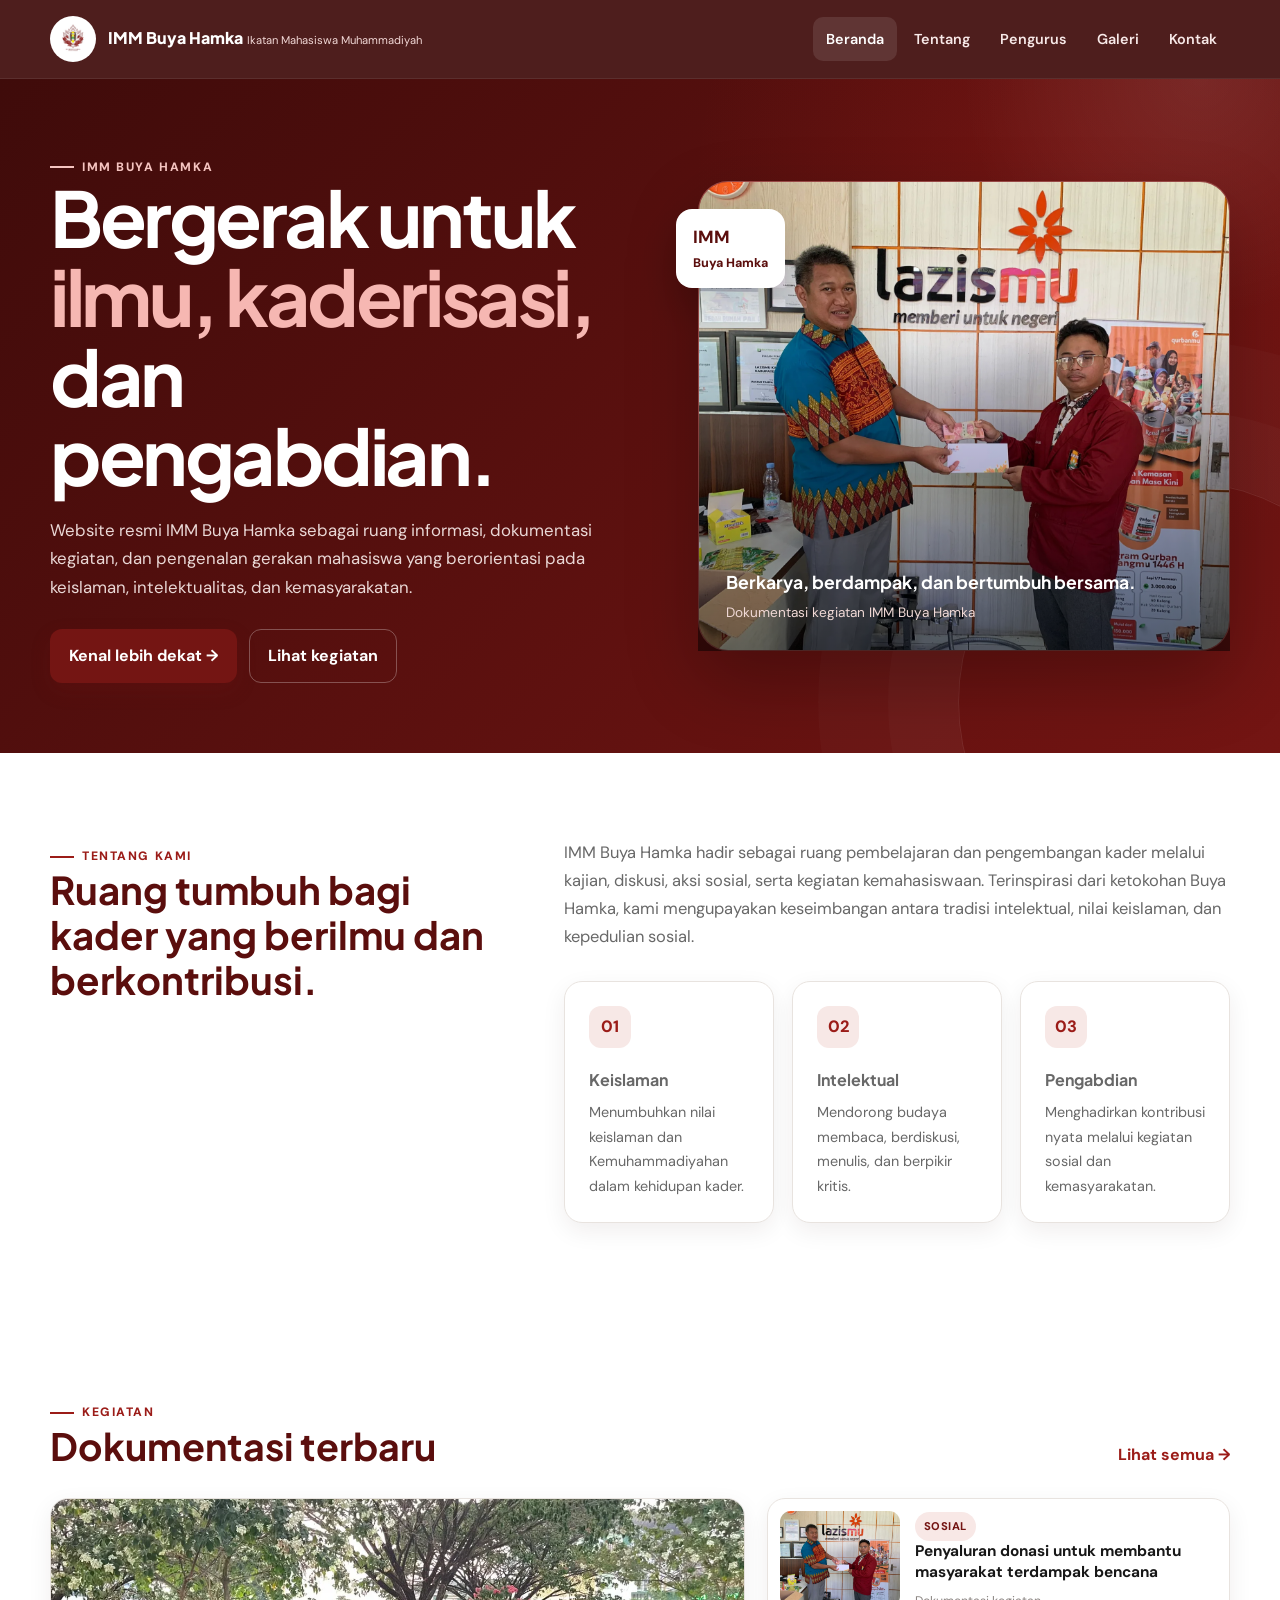
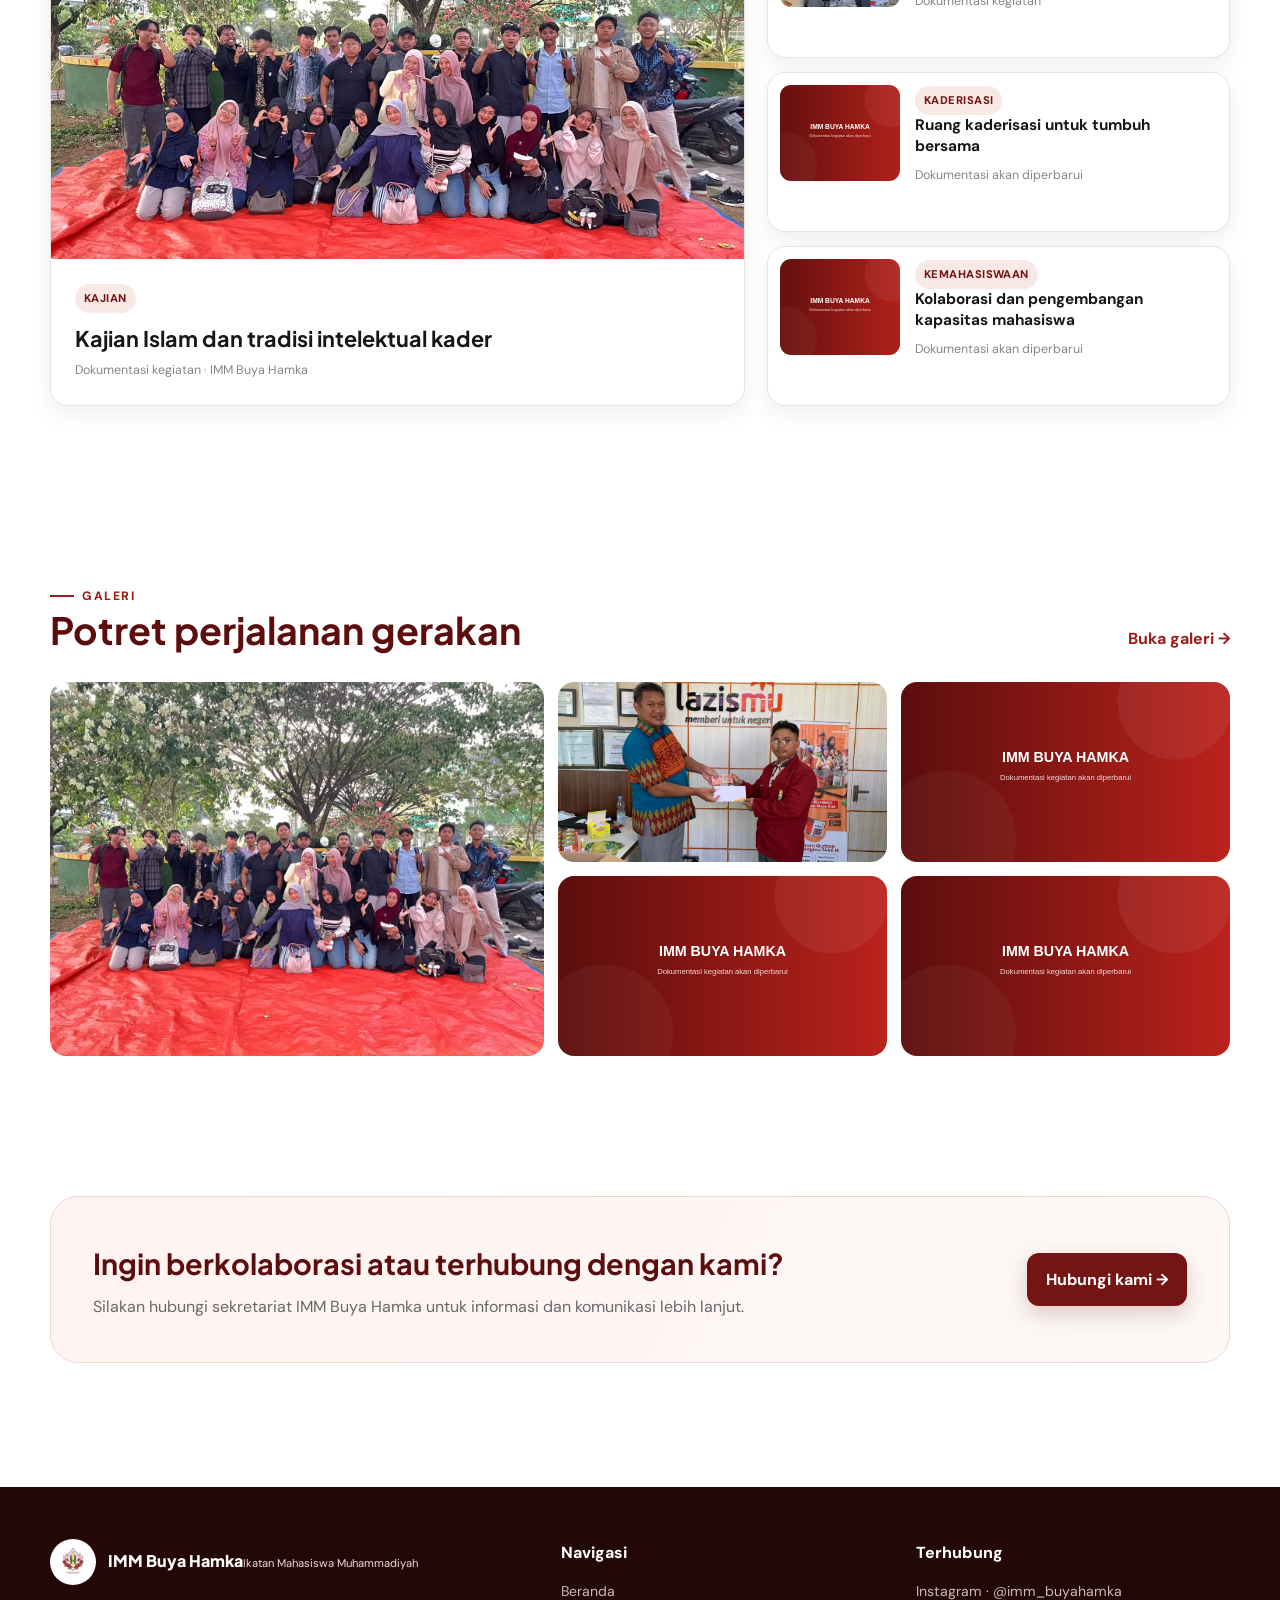
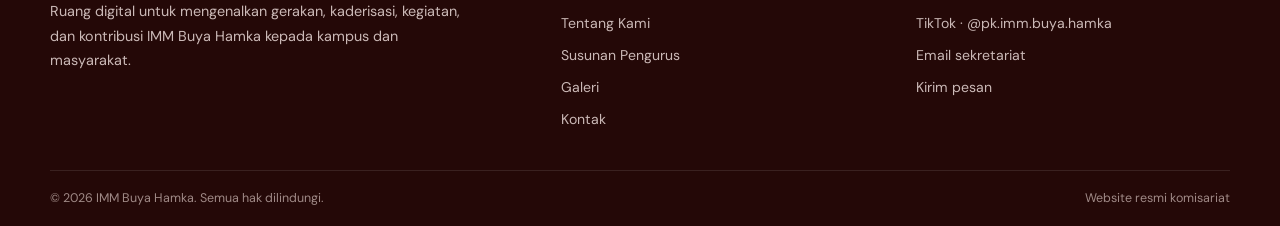
<file: index.html>
<!doctype html>
<html lang="id">
  <head>
    <meta charset="utf-8" />
    <meta name="viewport" content="width=device-width,initial-scale=1" />
    <meta
      name="description"
      content="Website resmi IMM Buya Hamka — informasi organisasi, kegiatan, pengurus, dan ruang komunikasi."
    />
    <title>IMM Buya Hamka — Gerakan, Kaderisasi, Kontribusi</title>
    <link rel="stylesheet" href="css/style.css" />
    <link rel="icon" href="asset/gambar/logo-imm.png" type="image/png" />
  </head>
  <body>
    <header class="site-header">
      <div class="nav-wrap">
        <a
          class="brand"
          href="index.html"
          aria-label="IMM Buya Hamka - Beranda"
        >
          <img
            src="asset/gambar/logo-imm.png"
            alt="Logo IMM Buya Hamka"
            class="logo-img"
          />
          <span class="brand-copy">
            <span class="brand-name">IMM Buya Hamka</span>
            <span class="brand-sub">Ikatan Mahasiswa Muhammadiyah</span>
          </span>
        </a>
        <button
          class="nav-toggle"
          type="button"
          aria-label="Buka menu"
          aria-expanded="false"
        >
          ☰
        </button>
        <nav class="site-nav">
          <a class="active" aria-current="page" href="index.html">Beranda</a>
          <a href="tentang.html">Tentang</a>
          <a href="pengurus.html">Pengurus</a>
          <a href="galeri.html">Galeri</a>
          <a href="kontak.html">Kontak</a>
        </nav>
      </div>
    </header>
    <main>
      <section class="hero">
        <div class="container hero-grid">
          <div class="hero-copy">
            <span class="eyebrow">IMM Buya Hamka</span>
            <h1>
              Bergerak untuk <span>ilmu, kaderisasi,</span> dan pengabdian.
            </h1>
            <p>
              Website resmi IMM Buya Hamka sebagai ruang informasi, dokumentasi
              kegiatan, dan pengenalan gerakan mahasiswa yang berorientasi pada
              keislaman, intelektualitas, dan kemasyarakatan.
            </p>
            <div class="hero-actions">
              <a class="btn btn-primary" href="tentang.html"
                >Kenal lebih dekat →</a
              >
              <a class="btn btn-outline" href="galeri.html">Lihat kegiatan</a>
            </div>
          </div>
          <div class="hero-visual">
            <div class="hero-badge"><b>IMM</b>Buya Hamka</div>
            <div class="hero-photo">
              <img
                src="asset/gambar/kegiatan/kegiatan-2.webp"
                alt="Dokumentasi kegiatan IMM Buya Hamka"
              />
              <div class="hero-caption">
                <strong>Berkarya, berdampak, dan bertumbuh bersama.</strong>
                <span>Dokumentasi kegiatan IMM Buya Hamka</span>
              </div>
            </div>
          </div>
        </div>
      </section>
      <section class="section">
        <div class="container">
          <div class="intro-grid">
            <div>
              <span class="eyebrow">Tentang kami</span>
              <h2>Ruang tumbuh bagi kader yang berilmu dan berkontribusi.</h2>
            </div>
            <div class="intro-copy">
              <p>
                IMM Buya Hamka hadir sebagai ruang pembelajaran dan pengembangan
                kader melalui kajian, diskusi, aksi sosial, serta kegiatan
                kemahasiswaan. Terinspirasi dari ketokohan Buya Hamka, kami
                mengupayakan keseimbangan antara tradisi intelektual, nilai
                keislaman, dan kepedulian sosial.
              </p>
              <div class="feature-grid">
                <article class="feature card">
                  <div class="feature-icon">01</div>
                  <h3>Keislaman</h3>
                  <p>
                    Menumbuhkan nilai keislaman dan Kemuhammadiyahan dalam
                    kehidupan kader.
                  </p>
                </article>
                <article class="feature card">
                  <div class="feature-icon">02</div>
                  <h3>Intelektual</h3>
                  <p>
                    Mendorong budaya membaca, berdiskusi, menulis, dan berpikir
                    kritis.
                  </p>
                </article>
                <article class="feature card">
                  <div class="feature-icon">03</div>
                  <h3>Pengabdian</h3>
                  <p>
                    Menghadirkan kontribusi nyata melalui kegiatan sosial dan
                    kemasyarakatan.
                  </p>
                </article>
              </div>
            </div>
          </div>
        </div>
      </section>
      <section class="section section-activities">
        <div class="container">
          <div class="section-head">
            <div>
              <span class="eyebrow">Kegiatan</span>
              <h2>Dokumentasi terbaru</h2>
            </div>
            <a class="section-link" href="galeri.html">Lihat semua →</a>
          </div>
          <div class="news-grid">
            <article class="news-feature card">
              <div class="thumb">
                <img
                  src="asset/gambar/kegiatan/kegiatan-1.webp"
                  alt="Dokumentasi kajian IMM Buya Hamka"
                />
              </div>
              <div class="news-body">
                <span class="tag">KAJIAN</span>
                <h3>Kajian Islam dan tradisi intelektual kader</h3>
                <p class="meta">Dokumentasi kegiatan · IMM Buya Hamka</p>
              </div>
            </article>
            <div class="news-list">
              <article class="news-mini card">
                <img
                  src="asset/gambar/kegiatan/kegiatan-2.webp"
                  alt="Penyaluran donasi"
                />
                <div>
                  <span class="tag">SOSIAL</span>
                  <h3>
                    Penyaluran donasi untuk membantu masyarakat terdampak
                    bencana
                  </h3>
                  <span class="meta">Dokumentasi kegiatan</span>
                </div>
              </article>
              <article class="news-mini card">
                <img
                  src="asset/gambar/kegiatan/kegiatan-placeholder.svg"
                  alt="Placeholder kegiatan"
                />
                <div>
                  <span class="tag">KADERISASI</span>
                  <h3>Ruang kaderisasi untuk tumbuh bersama</h3>
                  <span class="meta">Dokumentasi akan diperbarui</span>
                </div>
              </article>
              <article class="news-mini card">
                <img
                  src="asset/gambar/kegiatan/kegiatan-placeholder.svg"
                  alt="Placeholder kegiatan"
                />
                <div>
                  <span class="tag">KEMAHASISWAAN</span>
                  <h3>Kolaborasi dan pengembangan kapasitas mahasiswa</h3>
                  <span class="meta">Dokumentasi akan diperbarui</span>
                </div>
              </article>
            </div>
          </div>
        </div>
      </section>
      <section class="section">
        <div class="container">
          <div class="section-head">
            <div>
              <span class="eyebrow">Galeri</span>
              <h2>Potret perjalanan gerakan</h2>
            </div>
            <a class="section-link" href="galeri.html">Buka galeri →</a>
          </div>
          <div class="gallery-preview">
            <a href="galeri.html"
              ><img
                src="asset/gambar/kegiatan/kegiatan-1.webp"
                alt="Kegiatan kajian" /></a
            ><a href="galeri.html"
              ><img
                src="asset/gambar/kegiatan/kegiatan-2.webp"
                alt="Kegiatan sosial" /></a
            ><a href="galeri.html"
              ><img
                src="asset/gambar/kegiatan/kegiatan-placeholder.svg"
                alt="Placeholder kegiatan" /></a
            ><a href="galeri.html"
              ><img
                src="asset/gambar/kegiatan/kegiatan-placeholder.svg"
                alt="Placeholder kegiatan" /></a
            ><a href="galeri.html"
              ><img
                src="asset/gambar/kegiatan/kegiatan-placeholder.svg"
                alt="Placeholder kegiatan"
            /></a>
          </div>
        </div>
      </section>
      <section class="section-sm">
        <div class="container">
          <div class="cta">
            <div>
              <h2>Ingin berkolaborasi atau terhubung dengan kami?</h2>
              <p>
                Silakan hubungi sekretariat IMM Buya Hamka untuk informasi dan
                komunikasi lebih lanjut.
              </p>
            </div>
            <a class="btn btn-primary" href="kontak.html">Hubungi kami →</a>
          </div>
        </div>
      </section>
    </main>
    <footer class="site-footer">
      <div class="container footer-main">
        <div class="footer-brand">
          <div class="brand">
            <img
              src="asset/gambar/logo-imm.png"
              alt="Logo IMM"
              class="logo-img"
            /><span class="brand-copy"
              ><span class="brand-name">IMM Buya Hamka</span
              ><span class="brand-sub"
                >Ikatan Mahasiswa Muhammadiyah</span
              ></span
            >
          </div>
          <p>
            Ruang digital untuk mengenalkan gerakan, kaderisasi, kegiatan, dan
            kontribusi IMM Buya Hamka kepada kampus dan masyarakat.
          </p>
        </div>
        <div>
          <div class="footer-title">Navigasi</div>
          <div class="footer-links">
            <a href="index.html">Beranda</a
            ><a href="tentang.html">Tentang Kami</a
            ><a href="pengurus.html">Susunan Pengurus</a
            ><a href="galeri.html">Galeri</a><a href="kontak.html">Kontak</a>
          </div>
        </div>
        <div>
          <div class="footer-title">Terhubung</div>
          <div class="footer-links">
            <a
              href="https://instagram.com/imm_buyahamka"
              target="_blank"
              rel="noopener"
              >Instagram · @imm_buyahamka</a
            ><a
              href="https://www.tiktok.com/@pk.imm.buya.hamka"
              target="_blank"
              rel="noopener"
              >TikTok · @pk.imm.buya.hamka</a
            ><a href="mailto:immbuyahamkaaa@gmail.com">Email sekretariat</a
            ><a href="kontak.html">Kirim pesan</a>
          </div>
        </div>
      </div>
      <div class="container footer-bottom">
        <span
          >© <span data-year>2026</span> IMM Buya Hamka. Semua hak
          dilindungi.</span
        ><span>Website resmi komisariat</span>
      </div>
    </footer>
    <script src="js/main.js"></script>
  </body>
</html>
</file>
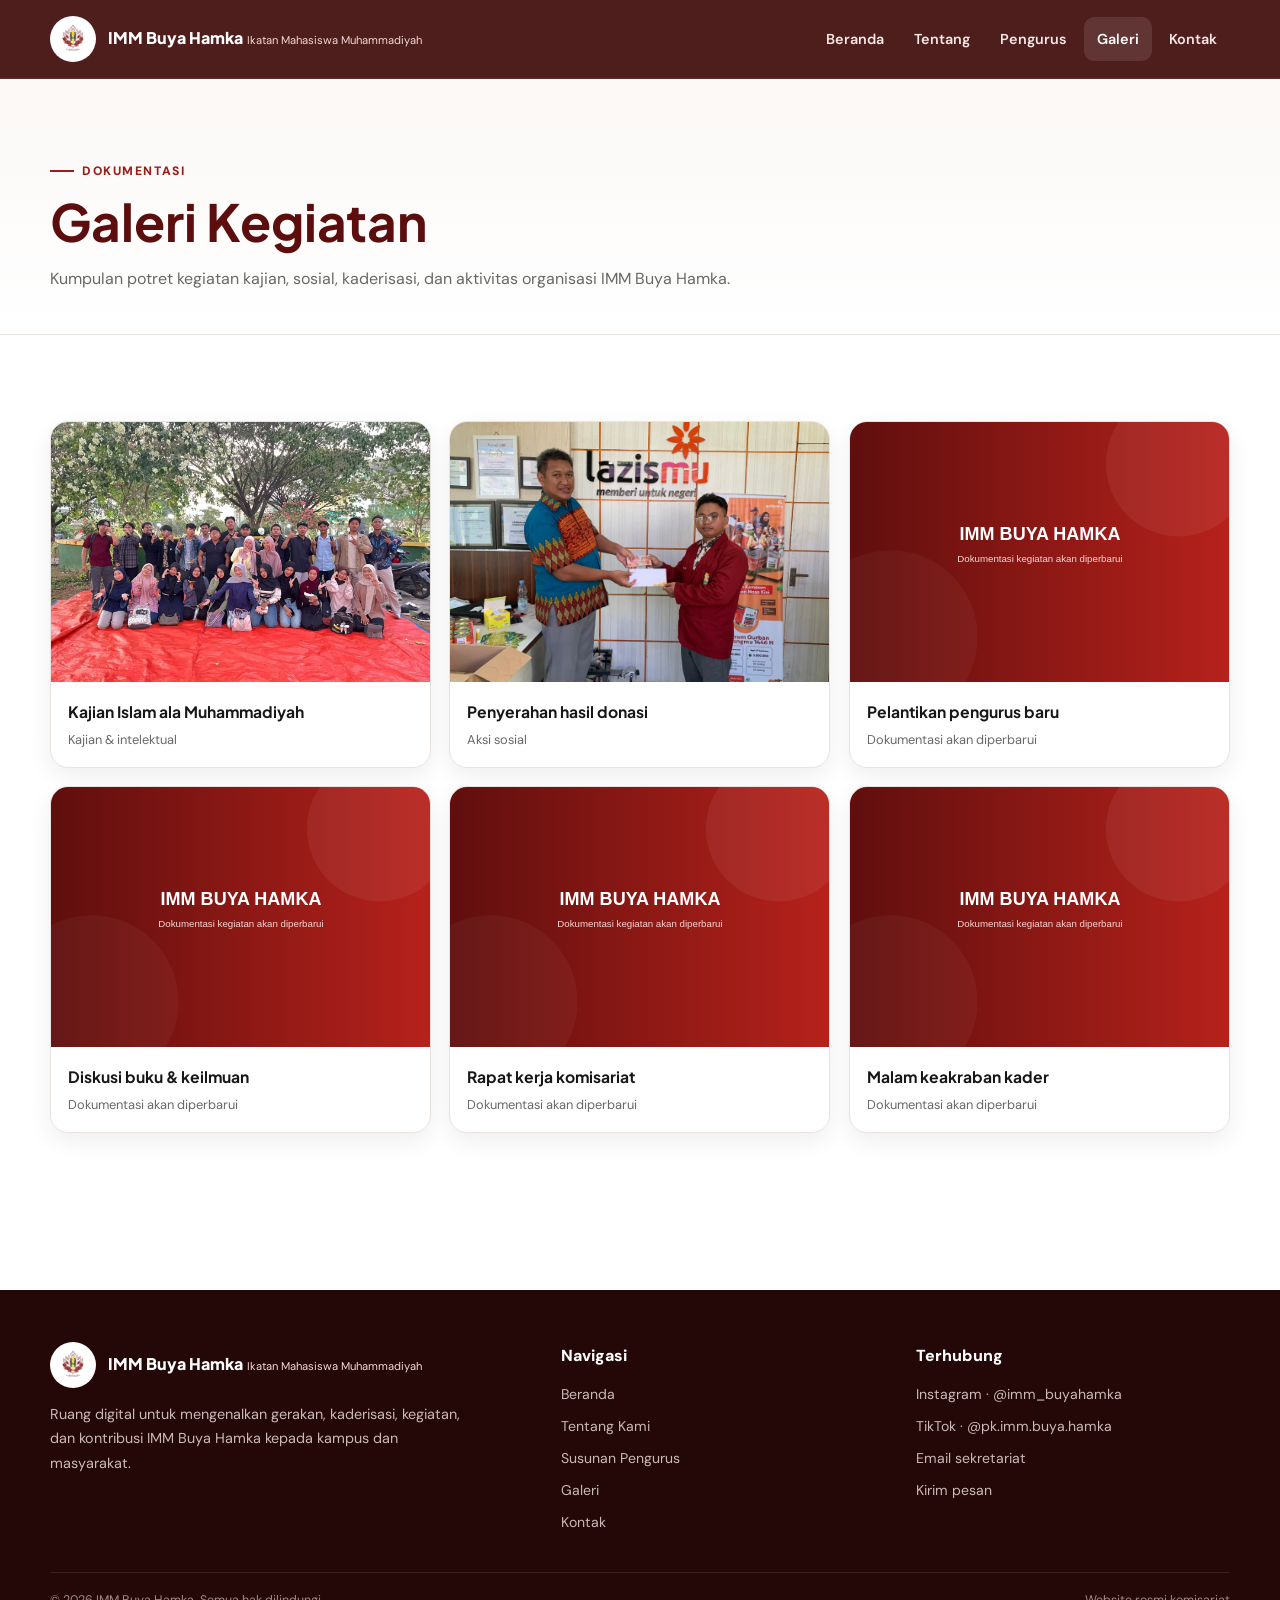
<file: galeri.html>
<!doctype html>
<html lang="id">
  <head>
    <meta charset="utf-8" />
    <meta name="viewport" content="width=device-width, initial-scale=1" />
    <meta name="description" content="Galeri kegiatan IMM Buya Hamka." />
    <title>Galeri — IMM Buya Hamka</title>
    <link rel="stylesheet" href="css/style.css" />
    <link rel="icon" href="asset/gambar/logo-imm.png" type="image/png" />
  </head>
  <body>
    <header class="site-header">
      <div class="nav-wrap">
        <a
          class="brand"
          href="index.html"
          aria-label="IMM Buya Hamka - Beranda"
        >
          <img
            src="asset/gambar/logo-imm.png"
            alt="Logo IMM Buya Hamka"
            class="logo-img"
          />
          <span class="brand-copy">
            <span class="brand-name">IMM Buya Hamka</span>
            <span class="brand-sub">Ikatan Mahasiswa Muhammadiyah</span>
          </span>
        </a>
        <button
          class="nav-toggle"
          type="button"
          aria-label="Buka menu"
          aria-expanded="false"
        >
          ☰
        </button>
        <nav class="site-nav">
          <a href="index.html">Beranda</a>
          <a href="tentang.html">Tentang</a>
          <a href="pengurus.html">Pengurus</a>
          <a class="active" aria-current="page" href="galeri.html">Galeri</a>
          <a href="kontak.html">Kontak</a>
        </nav>
      </div>
    </header>
    <main>
      <section class="page-head">
        <div class="container">
          <span class="eyebrow">Dokumentasi</span>
          <h1>Galeri Kegiatan</h1>
          <p>
            Kumpulan potret kegiatan kajian, sosial, kaderisasi, dan aktivitas
            organisasi IMM Buya Hamka.
          </p>
        </div>
      </section>
      <section class="section">
        <div class="container">
          <div class="gallery-grid">
            <article class="gallery-card card">
              <img
                src="asset/gambar/kegiatan/kegiatan-1.webp"
                alt="Kajian Islam ala Muhammadiyah"
              />
              <div class="gallery-info">
                <h3>Kajian Islam ala Muhammadiyah</h3>
                <p>Kajian & intelektual</p>
              </div>
            </article>
            <article class="gallery-card card">
              <img
                src="asset/gambar/kegiatan/kegiatan-2.webp"
                alt="Penyerahan hasil donasi"
              />
              <div class="gallery-info">
                <h3>Penyerahan hasil donasi</h3>
                <p>Aksi sosial</p>
              </div>
            </article>
            <article class="gallery-card card">
              <img
                src="asset/gambar/kegiatan/kegiatan-placeholder.svg"
                alt="Dokumentasi pelantikan"
              />
              <div class="gallery-info">
                <h3>Pelantikan pengurus baru</h3>
                <p>Dokumentasi akan diperbarui</p>
              </div>
            </article>
            <article class="gallery-card card">
              <img
                src="asset/gambar/kegiatan/kegiatan-placeholder.svg"
                alt="Diskusi buku"
              />
              <div class="gallery-info">
                <h3>Diskusi buku & keilmuan</h3>
                <p>Dokumentasi akan diperbarui</p>
              </div>
            </article>
            <article class="gallery-card card">
              <img
                src="asset/gambar/kegiatan/kegiatan-placeholder.svg"
                alt="Rapat kerja"
              />
              <div class="gallery-info">
                <h3>Rapat kerja komisariat</h3>
                <p>Dokumentasi akan diperbarui</p>
              </div>
            </article>
            <article class="gallery-card card">
              <img
                src="asset/gambar/kegiatan/kegiatan-placeholder.svg"
                alt="Malam keakraban"
              />
              <div class="gallery-info">
                <h3>Malam keakraban kader</h3>
                <p>Dokumentasi akan diperbarui</p>
              </div>
            </article>
          </div>
        </div>
      </section>
    </main>
    <footer class="site-footer">
      <div class="container footer-main">
        <div class="footer-brand">
          <div class="brand">
            <img
              src="asset/gambar/logo-imm.png"
              alt="Logo IMM"
              class="logo-img"
            />
            <span class="brand-copy">
              <span class="brand-name">IMM Buya Hamka</span>
              <span class="brand-sub">Ikatan Mahasiswa Muhammadiyah</span>
            </span>
          </div>
          <p>
            Ruang digital untuk mengenalkan gerakan, kaderisasi, kegiatan, dan
            kontribusi IMM Buya Hamka kepada kampus dan masyarakat.
          </p>
        </div>
        <div>
          <div class="footer-title">Navigasi</div>
          <div class="footer-links">
            <a href="index.html">Beranda</a>
            <a href="tentang.html">Tentang Kami</a>
            <a href="pengurus.html">Susunan Pengurus</a>
            <a href="galeri.html">Galeri</a>
            <a href="kontak.html">Kontak</a>
          </div>
        </div>
        <div>
          <div class="footer-title">Terhubung</div>
          <div class="footer-links">
            <a
              href="https://instagram.com/imm_buyahamka"
              target="_blank"
              rel="noopener"
              >Instagram · @imm_buyahamka</a
            >
            <a
              href="https://www.tiktok.com/@pk.imm.buya.hamka"
              target="_blank"
              rel="noopener"
              >TikTok · @pk.imm.buya.hamka</a
            >
            <a href="mailto:immbuyahamkaaa@gmail.com">Email sekretariat</a>
            <a href="kontak.html">Kirim pesan</a>
          </div>
        </div>
      </div>
      <div class="container footer-bottom">
        <span
          >© <span data-year>2026</span> IMM Buya Hamka. Semua hak
          dilindungi.</span
        >
        <span>Website resmi komisariat</span>
      </div>
    </footer>
    <script src="js/main.js"></script>
  </body>
</html>
</file>
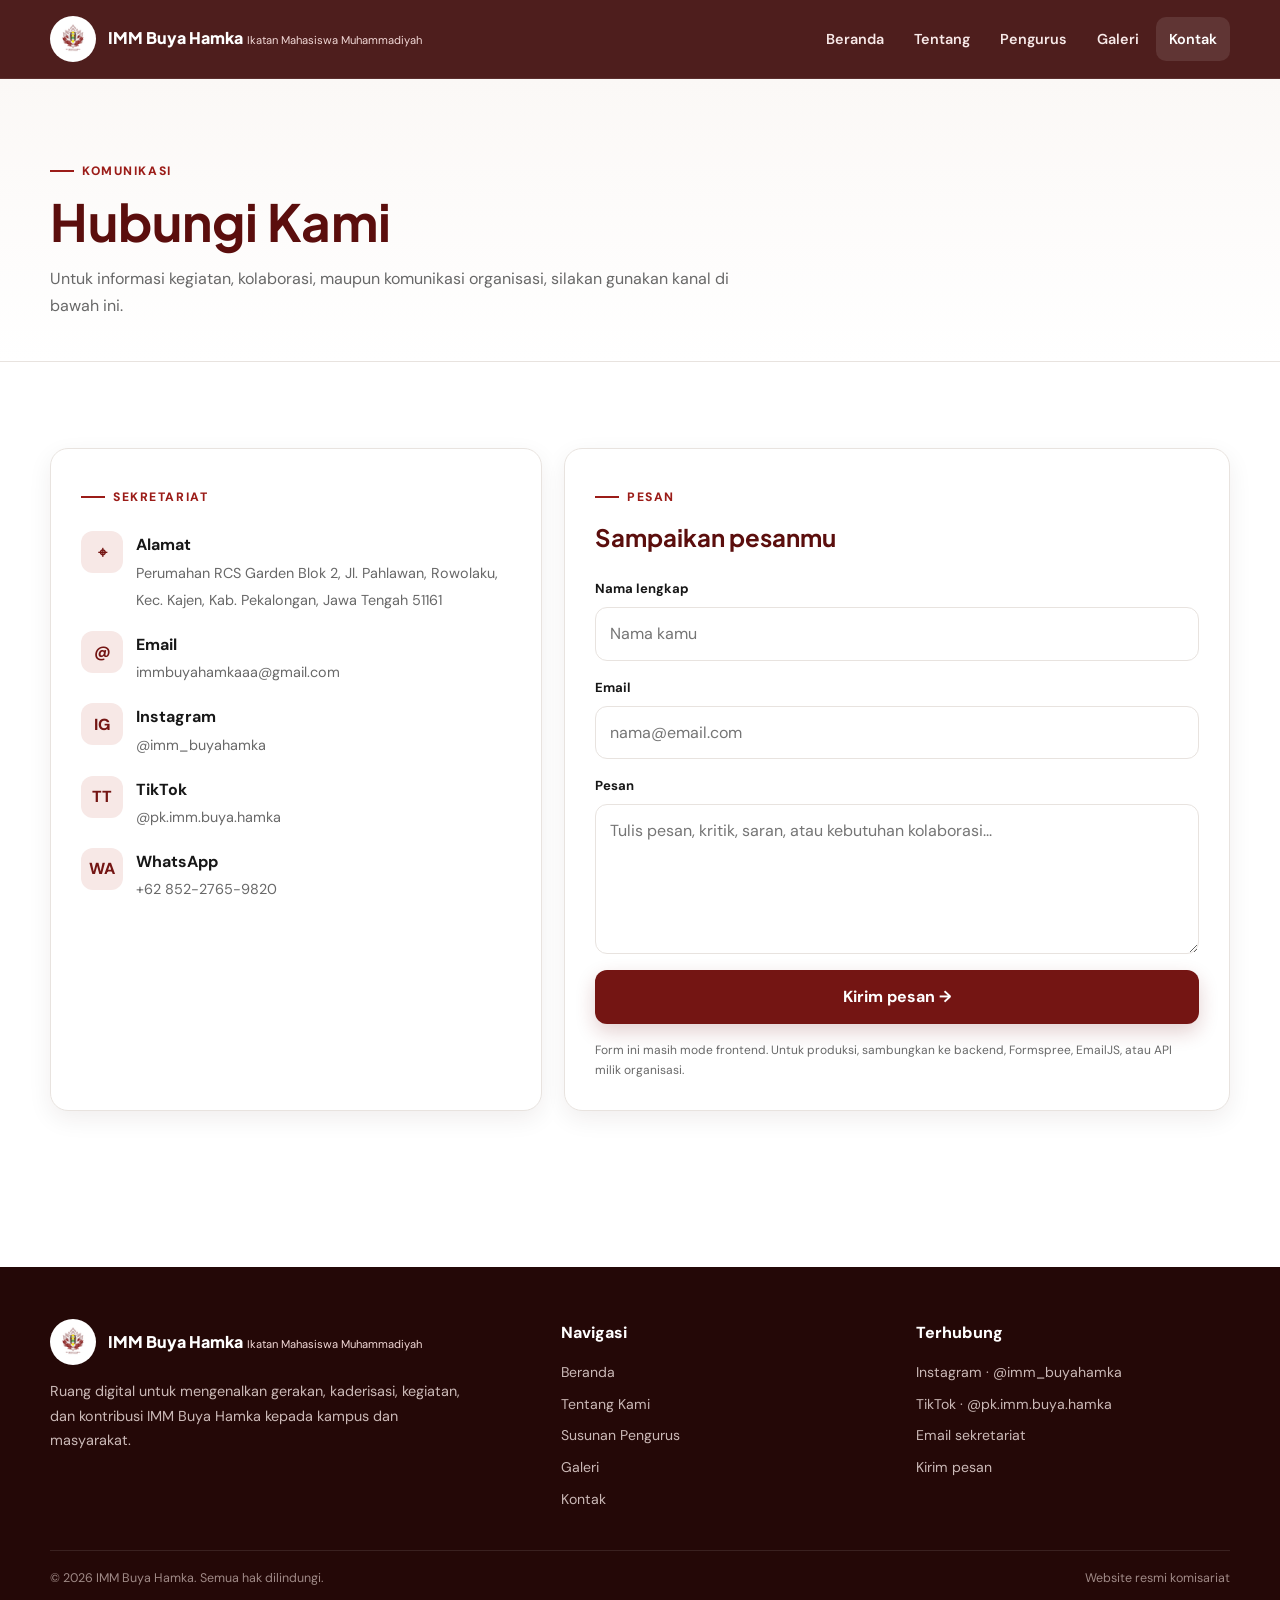
<file: kontak.html>
<!doctype html>
<html lang="id">
  <head>
    <meta charset="utf-8" />
    <meta name="viewport" content="width=device-width, initial-scale=1" />
    <meta name="description" content="Hubungi sekretariat IMM Buya Hamka." />
    <title>Kontak — IMM Buya Hamka</title>
    <link rel="stylesheet" href="css/style.css" />
    <link rel="icon" href="asset/gambar/logo-imm.png" type="image/png" />
    <style>
      .contact-form-title {
        font-family: "Plus Jakarta Sans", sans-serif;
        color: var(--red-900);
        margin-top: 10px;
      }
    </style>
  </head>
  <body>
    <header class="site-header">
      <div class="nav-wrap">
        <a
          class="brand"
          href="index.html"
          aria-label="IMM Buya Hamka - Beranda"
        >
          <img
            src="asset/gambar/logo-imm.png"
            alt="Logo IMM Buya Hamka"
            class="logo-img"
          />
          <span class="brand-copy">
            <span class="brand-name">IMM Buya Hamka</span>
            <span class="brand-sub">Ikatan Mahasiswa Muhammadiyah</span>
          </span>
        </a>

        <button
          class="nav-toggle"
          type="button"
          aria-label="Buka menu"
          aria-expanded="false"
        >
          ☰
        </button>

        <nav class="site-nav">
          <a href="index.html">Beranda</a>
          <a href="tentang.html">Tentang</a>
          <a href="pengurus.html">Pengurus</a>
          <a href="galeri.html">Galeri</a>
          <a class="active" aria-current="page" href="kontak.html">Kontak</a>
        </nav>
      </div>
    </header>

    <main>
      <section class="page-head">
        <div class="container">
          <span class="eyebrow">Komunikasi</span>
          <h1>Hubungi Kami</h1>
          <p>
            Untuk informasi kegiatan, kolaborasi, maupun komunikasi organisasi,
            silakan gunakan kanal di bawah ini.
          </p>
        </div>
      </section>

      <section class="section">
        <div class="container contact-grid">
          <article class="contact-card card">
            <span class="eyebrow">Sekretariat</span>

            <div class="contact-list">
              <div class="contact-item">
                <div class="contact-icon">⌖</div>
                <div>
                  <strong>Alamat</strong>
                  <span>
                    Perumahan RCS Garden Blok 2, Jl. Pahlawan, Rowolaku, Kec.
                    Kajen, Kab. Pekalongan, Jawa Tengah 51161
                  </span>
                </div>
              </div>

              <div class="contact-item">
                <div class="contact-icon">@</div>
                <div>
                  <strong>Email</strong>
                  <a href="mailto:immbuyahamkaaa@gmail.com"
                    >immbuyahamkaaa@gmail.com</a
                  >
                </div>
              </div>

              <div class="contact-item">
                <div class="contact-icon">IG</div>
                <div>
                  <strong>Instagram</strong>
                  <a
                    href="https://instagram.com/imm_buyahamka"
                    target="_blank"
                    rel="noopener"
                  >
                    @imm_buyahamka
                  </a>
                </div>
              </div>

              <div class="contact-item">
                <div class="contact-icon">TT</div>
                <div>
                  <strong>TikTok</strong>
                  <a
                    href="https://www.tiktok.com/@pk.imm.buya.hamka"
                    target="_blank"
                    rel="noopener"
                  >
                    @pk.imm.buya.hamka
                  </a>
                </div>
              </div>

              <div class="contact-item">
                <div class="contact-icon">WA</div>
                <div>
                  <strong>WhatsApp</strong>
                  <a
                    href="https://wa.me/6285227659820"
                    target="_blank"
                    rel="noopener"
                  >
                    +62 852-2765-9820
                  </a>
                </div>
              </div>
            </div>
          </article>

          <article class="contact-card card">
            <span class="eyebrow">Pesan</span>
            <h2 class="contact-form-title">Sampaikan pesanmu</h2>

            <form
              class="contact-form"
              onsubmit="
                event.preventDefault();
                alert(
                  'Terima kasih. Form demo ini belum terhubung ke backend.',
                );
              "
            >
              <div class="field">
                <label for="nama">Nama lengkap</label>
                <input
                  id="nama"
                  name="nama"
                  type="text"
                  placeholder="Nama kamu"
                  required
                />
              </div>

              <div class="field">
                <label for="email">Email</label>
                <input
                  id="email"
                  name="email"
                  type="email"
                  placeholder="nama@email.com"
                  required
                />
              </div>

              <div class="field">
                <label for="pesan">Pesan</label>
                <textarea
                  id="pesan"
                  name="pesan"
                  placeholder="Tulis pesan, kritik, saran, atau kebutuhan kolaborasi..."
                  required
                ></textarea>
              </div>

              <button class="btn btn-primary" type="submit">
                Kirim pesan →
              </button>

              <p class="form-note">
                Form ini masih mode frontend. Untuk produksi, sambungkan ke
                backend, Formspree, EmailJS, atau API milik organisasi.
              </p>
            </form>
          </article>
        </div>
      </section>
    </main>

    <footer class="site-footer">
      <div class="container footer-main">
        <div class="footer-brand">
          <div class="brand">
            <img
              src="asset/gambar/logo-imm.png"
              alt="Logo IMM"
              class="logo-img"
            />
            <span class="brand-copy">
              <span class="brand-name">IMM Buya Hamka</span>
              <span class="brand-sub">Ikatan Mahasiswa Muhammadiyah</span>
            </span>
          </div>
          <p>
            Ruang digital untuk mengenalkan gerakan, kaderisasi, kegiatan, dan
            kontribusi IMM Buya Hamka kepada kampus dan masyarakat.
          </p>
        </div>

        <div>
          <div class="footer-title">Navigasi</div>
          <div class="footer-links">
            <a href="index.html">Beranda</a>
            <a href="tentang.html">Tentang Kami</a>
            <a href="pengurus.html">Susunan Pengurus</a>
            <a href="galeri.html">Galeri</a>
            <a href="kontak.html">Kontak</a>
          </div>
        </div>

        <div>
          <div class="footer-title">Terhubung</div>
          <div class="footer-links">
            <a
              href="https://instagram.com/imm_buyahamka"
              target="_blank"
              rel="noopener"
            >
              Instagram · @imm_buyahamka
            </a>
            <a
              href="https://www.tiktok.com/@pk.imm.buya.hamka"
              target="_blank"
              rel="noopener"
            >
              TikTok · @pk.imm.buya.hamka
            </a>
            <a href="mailto:immbuyahamkaaa@gmail.com">Email sekretariat</a>
            <a href="kontak.html">Kirim pesan</a>
          </div>
        </div>
      </div>

      <div class="container footer-bottom">
        <span
          >© <span data-year>2026</span> IMM Buya Hamka. Semua hak
          dilindungi.</span
        >
        <span>Website resmi komisariat</span>
      </div>
    </footer>

    <script src="js/main.js"></script>
  </body>
</html>
</file>
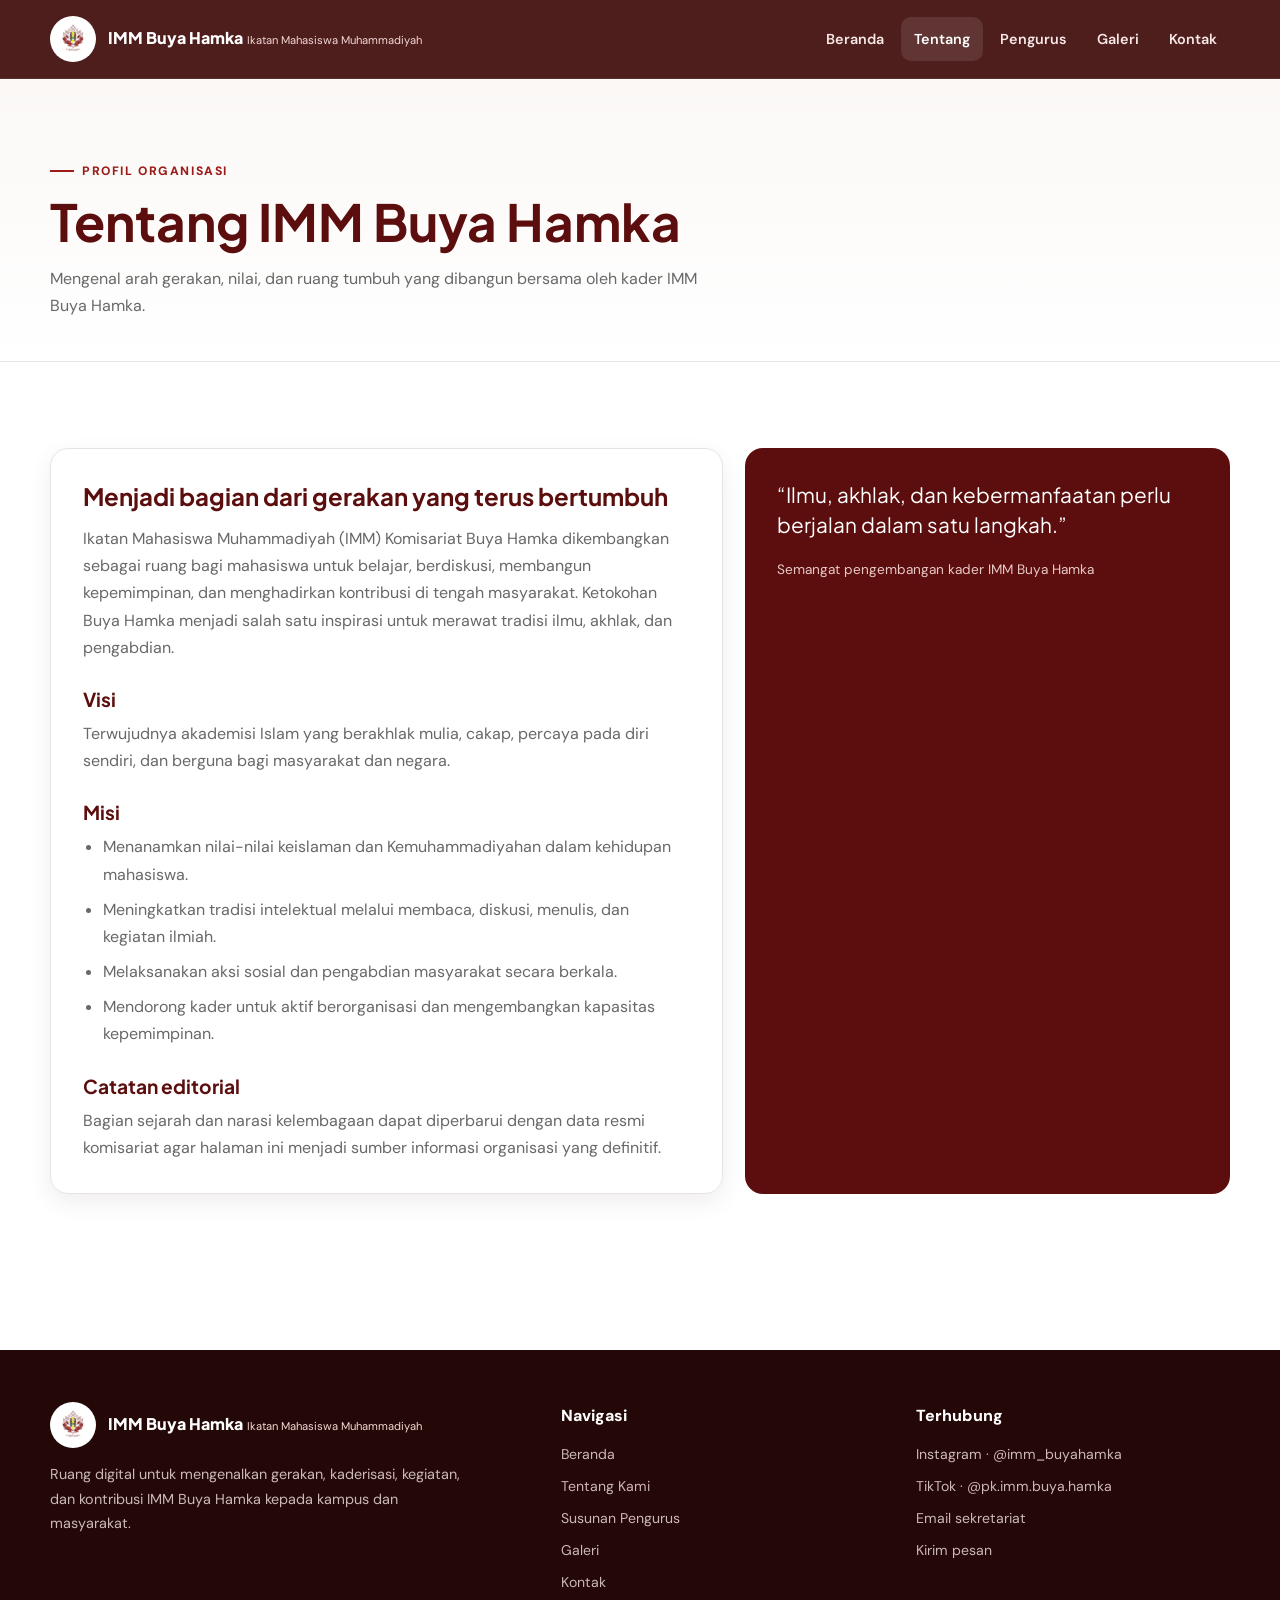
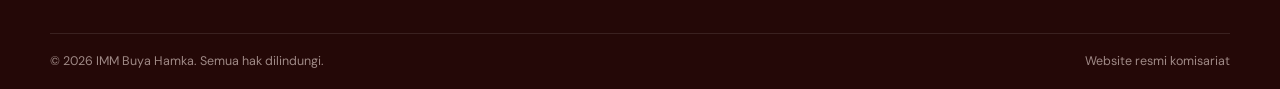
<file: tentang.html>
<!doctype html>
<html lang="id">
  <head>
    <meta charset="utf-8" />
    <meta name="viewport" content="width=device-width, initial-scale=1" />
    <meta name="description" content="Profil, visi, dan misi IMM Buya Hamka." />
    <title>Tentang Kami — IMM Buya Hamka</title>
    <link rel="stylesheet" href="css/style.css" />
    <link rel="icon" href="asset/gambar/logo-imm.png" type="image/png" />
    <style>
      .lead-text {
        margin-top: 14px;
      }
    </style>
  </head>
  <body>
    <header class="site-header">
      <div class="nav-wrap">
        <a
          class="brand"
          href="index.html"
          aria-label="IMM Buya Hamka - Beranda"
        >
          <img
            src="asset/gambar/logo-imm.png"
            alt="Logo IMM Buya Hamka"
            class="logo-img"
          />
          <span class="brand-copy">
            <span class="brand-name">IMM Buya Hamka</span>
            <span class="brand-sub">Ikatan Mahasiswa Muhammadiyah</span>
          </span>
        </a>

        <button
          class="nav-toggle"
          type="button"
          aria-label="Buka menu"
          aria-expanded="false"
        >
          ☰
        </button>

        <nav class="site-nav" aria-label="Menu utama">
          <a href="index.html">Beranda</a>
          <a class="active" aria-current="page" href="tentang.html">Tentang</a>
          <a href="pengurus.html">Pengurus</a>
          <a href="galeri.html">Galeri</a>
          <a href="kontak.html">Kontak</a>
        </nav>
      </div>
    </header>

    <main>
      <section class="page-head">
        <div class="container">
          <span class="eyebrow">Profil organisasi</span>
          <h1>Tentang IMM Buya Hamka</h1>
          <p>
            Mengenal arah gerakan, nilai, dan ruang tumbuh yang dibangun bersama
            oleh kader IMM Buya Hamka.
          </p>
        </div>
      </section>

      <section class="section">
        <div class="container profile-grid">
          <article class="profile-card card">
            <h2>Menjadi bagian dari gerakan yang terus bertumbuh</h2>
            <p class="lead-text">
              Ikatan Mahasiswa Muhammadiyah (IMM) Komisariat Buya Hamka
              dikembangkan sebagai ruang bagi mahasiswa untuk belajar,
              berdiskusi, membangun kepemimpinan, dan menghadirkan kontribusi di
              tengah masyarakat. Ketokohan Buya Hamka menjadi salah satu
              inspirasi untuk merawat tradisi ilmu, akhlak, dan pengabdian.
            </p>

            <h3>Visi</h3>
            <p>
              Terwujudnya akademisi Islam yang berakhlak mulia, cakap, percaya
              pada diri sendiri, dan berguna bagi masyarakat dan negara.
            </p>

            <h3>Misi</h3>
            <ul>
              <li>
                Menanamkan nilai-nilai keislaman dan Kemuhammadiyahan dalam
                kehidupan mahasiswa.
              </li>
              <li>
                Meningkatkan tradisi intelektual melalui membaca, diskusi,
                menulis, dan kegiatan ilmiah.
              </li>
              <li>
                Melaksanakan aksi sosial dan pengabdian masyarakat secara
                berkala.
              </li>
              <li>
                Mendorong kader untuk aktif berorganisasi dan mengembangkan
                kapasitas kepemimpinan.
              </li>
            </ul>

            <h3>Catatan editorial</h3>
            <p>
              Bagian sejarah dan narasi kelembagaan dapat diperbarui dengan data
              resmi komisariat agar halaman ini menjadi sumber informasi
              organisasi yang definitif.
            </p>
          </article>

          <aside class="quote-card">
            <p>
              “Ilmu, akhlak, dan kebermanfaatan perlu berjalan dalam satu
              langkah.”
            </p>
            <span>Semangat pengembangan kader IMM Buya Hamka</span>
          </aside>
        </div>
      </section>
    </main>

    <footer class="site-footer">
      <div class="container footer-main">
        <div class="footer-brand">
          <div class="brand">
            <img
              src="asset/gambar/logo-imm.png"
              alt="Logo IMM"
              class="logo-img"
            />
            <span class="brand-copy">
              <span class="brand-name">IMM Buya Hamka</span>
              <span class="brand-sub">Ikatan Mahasiswa Muhammadiyah</span>
            </span>
          </div>
          <p>
            Ruang digital untuk mengenalkan gerakan, kaderisasi, kegiatan, dan
            kontribusi IMM Buya Hamka kepada kampus dan masyarakat.
          </p>
        </div>

        <div>
          <div class="footer-title">Navigasi</div>
          <div class="footer-links">
            <a href="index.html">Beranda</a>
            <a href="tentang.html">Tentang Kami</a>
            <a href="pengurus.html">Susunan Pengurus</a>
            <a href="galeri.html">Galeri</a>
            <a href="kontak.html">Kontak</a>
          </div>
        </div>

        <div>
          <div class="footer-title">Terhubung</div>
          <div class="footer-links">
            <a
              href="https://instagram.com/imm_buyahamka"
              target="_blank"
              rel="noopener"
            >
              Instagram · @imm_buyahamka
            </a>
            <a
              href="https://www.tiktok.com/@pk.imm.buya.hamka"
              target="_blank"
              rel="noopener"
            >
              TikTok · @pk.imm.buya.hamka
            </a>
            <a href="mailto:immbuyahamkaaa@gmail.com">Email sekretariat</a>
            <a href="kontak.html">Kirim pesan</a>
          </div>
        </div>
      </div>

      <div class="container footer-bottom">
        <span
          >© <span data-year>2026</span> IMM Buya Hamka. Semua hak
          dilindungi.</span
        >
        <span>Website resmi komisariat</span>
      </div>
    </footer>

    <script src="js/main.js"></script>
  </body>
</html>
</file>
<file: css/style.css>
@import url('https://fonts.googleapis.com/css2?family=DM+Sans:wght@400;500;600;700&family=Plus+Jakarta+Sans:wght@600;700;800&display=swap');

:root{
  --red-950:#3f0b0a; --red-900:#5b0e0d; --red-800:#741513; --red-700:#9b1c18; --red-600:#bb221c;
  --ink:#171717; --muted:#686868; --soft:#f7f5f3; --line:#e8e3df; --white:#fff;
  --container:1180px; --radius-sm:12px; --radius-md:18px; --radius-lg:28px;
  --shadow:0 16px 50px rgba(46,20,18,.08); --shadow-sm:0 8px 24px rgba(46,20,18,.07);
}
*{box-sizing:border-box;margin:0;padding:0}
html{scroll-behavior:smooth}
body{font-family:'DM Sans',system-ui,sans-serif;color:var(--ink);background:#fff;line-height:1.7;min-height:100vh;display:flex;flex-direction:column}
body::selection{background:var(--red-700);color:#fff}
a{color:inherit;text-decoration:none}
img{max-width:100%;display:block}
button,input,textarea{font:inherit}
.container{width:min(calc(100% - 40px),var(--container));margin-inline:auto}
main{flex:1;animation:pageIn .7s cubic-bezier(.22,1,.36,1) both;overflow:hidden}
@keyframes pageIn{from{opacity:0;transform:translateY(10px)}to{opacity:1;transform:none}}

/* Header */
.site-header{position:sticky;top:0;z-index:50;background:rgba(63,11,10,.92);backdrop-filter:blur(16px);color:#fff;border-bottom:1px solid rgba(255,255,255,.08);transition:background .35s ease,box-shadow .35s ease,transform .35s ease}.site-header.scrolled{background:rgba(36,8,7,.97);box-shadow:0 10px 35px rgba(0,0,0,.14)}
.nav-wrap{width:min(calc(100% - 40px),var(--container));height:78px;margin:auto;display:flex;align-items:center;justify-content:space-between;gap:28px}
.brand{display:flex;align-items:center;gap:12px;min-width:0}
.logo-img{width:46px;height:46px;border-radius:50%;object-fit:contain;background:#fff;padding:2px;flex:none}
.brand-copy{line-height:1.15}.brand-name{font-family:'Plus Jakarta Sans',sans-serif;font-size:1rem;font-weight:800}.brand-sub{font-size:.7rem;color:#f2d9d7;margin-top:4px}
.site-nav{display:flex;align-items:center;gap:4px}.site-nav a{padding:10px 13px;border-radius:10px;color:#f8e9e8;font-size:.9rem;font-weight:600;transition:color .25s ease,background .25s ease,transform .25s ease}.site-nav a:hover{transform:translateY(-1px)}.site-nav a:hover,.site-nav a.active{background:rgba(255,255,255,.1);color:#fff}
.nav-toggle{display:none;border:0;background:rgba(255,255,255,.1);color:#fff;width:42px;height:42px;border-radius:10px;cursor:pointer;font-size:1.2rem}

/* Common */
.eyebrow{display:inline-flex;align-items:center;gap:8px;color:var(--red-700);font-size:.76rem;font-weight:800;letter-spacing:.13em;text-transform:uppercase}.eyebrow::before{content:'';width:24px;height:2px;background:currentColor}
.page-head{padding:74px 0 42px;background:linear-gradient(180deg,#fbf8f6 0%,#fff 100%);border-bottom:1px solid var(--line)}
.page-head h1{font-family:'Plus Jakarta Sans',sans-serif;font-size:clamp(2rem,4vw,3.5rem);line-height:1.12;margin-top:12px;color:var(--red-900)}
.page-head p{max-width:680px;color:var(--muted);margin-top:14px}
.section{padding:86px 0}.section-sm{padding:54px 0}.section-head{display:flex;align-items:end;justify-content:space-between;gap:24px;margin-bottom:30px}.section-head h2{font-family:'Plus Jakarta Sans',sans-serif;color:var(--red-900);font-size:clamp(1.55rem,3vw,2.35rem);line-height:1.2}.section-head p{color:var(--muted);max-width:560px}.section-link{font-weight:700;color:var(--red-700);white-space:nowrap}.section-link:hover{text-decoration:underline}
.btn{display:inline-flex;align-items:center;justify-content:center;gap:9px;border-radius:12px;padding:12px 18px;font-weight:700;border:1px solid transparent;transition:transform .3s cubic-bezier(.22,1,.36,1),box-shadow .3s ease,background .3s ease,border-color .3s ease;cursor:pointer}.btn:hover{transform:translateY(-2px)}.btn-primary{background:var(--red-800);color:#fff;box-shadow:0 8px 20px rgba(116,21,19,.2)}.btn-primary:hover{background:var(--red-700);transform:translateY(-1px)}.btn-outline{border-color:var(--line);background:#fff;color:var(--red-800)}.btn-outline:hover{border-color:#c9aaa7;background:#fff9f8}
.card{background:#fff;border:1px solid var(--line);border-radius:var(--radius-md);box-shadow:var(--shadow-sm);transition:transform .45s cubic-bezier(.22,1,.36,1),box-shadow .45s ease,border-color .35s ease}.card:hover{transform:translateY(-6px);box-shadow:0 18px 42px rgba(46,20,18,.11);border-color:#e0d2cf}

/* Hero */
.hero{background:radial-gradient(circle at 85% 15%,rgba(187,34,28,.22),transparent 32%),linear-gradient(135deg,var(--red-950),var(--red-800));color:#fff;overflow:hidden;position:relative}.hero::before{content:'';position:absolute;width:520px;height:520px;right:-180px;top:-260px;border-radius:50%;background:radial-gradient(circle,rgba(255,255,255,.09),transparent 65%);animation:heroGlow 8s ease-in-out infinite alternate}.hero::after{content:'';position:absolute;inset:auto -120px -170px auto;width:440px;height:440px;border:1px solid rgba(255,255,255,.1);border-radius:50%;box-shadow:0 0 0 70px rgba(255,255,255,.025),0 0 0 140px rgba(255,255,255,.018);animation:orbit 18s linear infinite}
.hero-grid{min-height:590px;display:grid;grid-template-columns:1.05fr .95fr;align-items:center;gap:60px;padding:70px 0;position:relative;z-index:1}.hero .eyebrow{color:#f5c4c0}.hero h1{font-family:'Plus Jakarta Sans',sans-serif;font-size:clamp(2.65rem,6vw,5rem);line-height:1.03;letter-spacing:-.045em;max-width:760px}.hero h1 span{color:#f6b7b2}.hero-copy>p{color:#ead8d6;max-width:600px;font-size:1.05rem;margin:22px 0 28px}.hero-actions{display:flex;flex-wrap:wrap;gap:12px}.hero .btn-outline{background:transparent;border-color:rgba(255,255,255,.28);color:#fff}.hero .btn-outline:hover{background:rgba(255,255,255,.08)}
.hero-visual{position:relative}.hero-photo{height:470px;border-radius:30px;overflow:hidden;border:1px solid rgba(255,255,255,.2);box-shadow:0 30px 70px rgba(0,0,0,.25);background:#7e1b18}.hero-photo img{width:100%;height:100%;object-fit:cover;transition:transform 1.2s cubic-bezier(.22,1,.36,1)}.hero-photo:hover img{transform:scale(1.035)}.hero-photo::after{content:'';position:absolute;inset:0;background:linear-gradient(180deg,transparent 35%,rgba(0,0,0,.5))}.hero-caption{position:absolute;left:28px;right:28px;bottom:26px;z-index:2}.hero-caption strong{display:block;font-family:'Plus Jakarta Sans',sans-serif;font-size:1.1rem}.hero-caption span{color:#f0d9d6;font-size:.85rem}.hero-badge{position:absolute;z-index:3;left:-22px;top:28px;background:#fff;color:var(--red-900);border-radius:16px;padding:14px 17px;box-shadow:0 18px 40px rgba(0,0,0,.18);font-size:.78rem;font-weight:800}.hero-badge b{display:block;font-size:1.1rem}

/* Home content */
.intro-grid{display:grid;grid-template-columns:.8fr 1.2fr;gap:70px;align-items:start}.intro-grid h2{font-family:'Plus Jakarta Sans',sans-serif;font-size:clamp(1.8rem,3vw,2.8rem);line-height:1.18;color:var(--red-900)}.intro-copy{color:var(--muted);font-size:1.03rem}.feature-grid{display:grid;grid-template-columns:repeat(3,1fr);gap:18px;margin-top:30px}.feature{padding:24px}.feature-icon{width:42px;height:42px;border-radius:12px;background:#f7e8e6;color:var(--red-700);display:grid;place-items:center;font-weight:800;margin-bottom:18px}.feature h3{font-family:'Plus Jakarta Sans',sans-serif;font-size:1rem}.feature p{font-size:.9rem;color:var(--muted);margin-top:7px}
.news-grid{display:grid;grid-template-columns:1.2fr .8fr;gap:22px}.news-feature{overflow:hidden}.news-feature .thumb{height:360px;overflow:hidden}.news-feature img{width:100%;height:100%;object-fit:cover;transition:.45s}.news-feature:hover img{transform:scale(1.04)}.news-body{padding:24px}.tag{display:inline-flex;background:#f8e8e6;color:var(--red-800);padding:5px 9px;border-radius:999px;font-size:.7rem;font-weight:800;letter-spacing:.04em}.news-body h3{font-family:'Plus Jakarta Sans',sans-serif;font-size:1.35rem;line-height:1.3;margin:12px 0 7px}.meta{font-size:.78rem;color:#8b8582}.news-list{display:grid;gap:14px}.news-mini{display:grid;grid-template-columns:120px 1fr;gap:15px;padding:12px}.news-mini img{width:120px;height:96px;object-fit:cover;border-radius:11px}.news-mini h3{font-size:.96rem;line-height:1.35}.news-mini .meta{display:block;margin-top:8px}
.gallery-preview{display:grid;grid-template-columns:1.2fr .8fr .8fr;grid-template-rows:180px 180px;gap:14px}.gallery-preview a{overflow:hidden;border-radius:16px;position:relative;background:#eee}.gallery-preview a:first-child{grid-row:span 2}.gallery-preview img{width:100%;height:100%;object-fit:cover;transition:.4s}.gallery-preview a:hover img{transform:scale(1.05)}.gallery-preview a::after{content:'Lihat galeri';position:absolute;left:14px;bottom:12px;background:rgba(0,0,0,.58);color:#fff;padding:5px 9px;border-radius:8px;font-size:.72rem;opacity:0;transition:.2s}.gallery-preview a:hover::after{opacity:1}
.cta{background:linear-gradient(120deg,#fff3f1,#fbf8f6);border:1px solid #ead7d4;border-radius:28px;padding:42px;display:flex;justify-content:space-between;align-items:center;gap:30px}.cta h2{font-family:'Plus Jakarta Sans',sans-serif;color:var(--red-900);font-size:1.8rem}.cta p{color:var(--muted);margin-top:5px}

/* Internal pages */
.profile-grid{display:grid;grid-template-columns:1fr .72fr;gap:22px}.profile-card{padding:32px}.profile-card h2,.profile-card h3{font-family:'Plus Jakarta Sans',sans-serif;color:var(--red-900);line-height:1.25}.profile-card h3{font-size:1.2rem;margin:26px 0 9px}.profile-card h3:first-child{margin-top:0}.profile-card p,.profile-card li{color:var(--muted)}.profile-card ul{padding-left:20px;display:grid;gap:8px}.quote-card{padding:32px;background:var(--red-900);color:#fff;border-radius:var(--radius-md);position:sticky;top:100px}.quote-card p{font-family:'Plus Jakarta Sans',sans-serif;font-size:1.3rem;line-height:1.45}.quote-card span{display:block;color:#e7c9c6;margin-top:18px;font-size:.85rem}
.org-chart{display:grid;gap:28px}.org-row{display:flex;justify-content:center;gap:18px;flex-wrap:wrap}.person-card{width:min(260px,100%);padding:22px;text-align:center}.person-photo{width:118px;height:118px;border-radius:50%;object-fit:cover;margin:0 auto 16px;border:4px solid #f6e3e0;background:#f5efed}.person-card h3{font-family:'Plus Jakarta Sans',sans-serif;font-size:1rem;line-height:1.3}.person-card p{color:var(--red-700);font-weight:700;font-size:.82rem;margin-top:4px}.placeholder-photo{display:grid;place-items:center;color:var(--red-800);font-weight:800;font-size:.72rem;text-align:center;padding:12px}.org-label{text-align:center;color:#8d7b77;font-size:.74rem;font-weight:800;text-transform:uppercase;letter-spacing:.12em;margin-bottom:10px}
.gallery-grid{display:grid;grid-template-columns:repeat(3,1fr);gap:18px}.gallery-card{overflow:hidden;cursor:pointer}.gallery-card img{width:100%;height:260px;object-fit:cover;transition:.4s}.gallery-card:hover img{transform:scale(1.04)}.gallery-info{padding:17px}.gallery-info h3{font-size:.98rem;font-family:'Plus Jakarta Sans',sans-serif}.gallery-info p{font-size:.8rem;color:var(--muted);margin-top:3px}
.contact-grid{display:grid;grid-template-columns:.85fr 1.15fr;gap:22px}.contact-card{padding:30px}.contact-list{display:grid;gap:18px;margin-top:24px}.contact-item{display:grid;grid-template-columns:42px 1fr;gap:13px}.contact-icon{width:42px;height:42px;border-radius:12px;background:#f7e8e6;color:var(--red-800);display:grid;place-items:center;font-weight:800}.contact-item strong{display:block}.contact-item span,.contact-item a{color:var(--muted);font-size:.9rem}.contact-item a:hover{color:var(--red-700)}.contact-form{display:grid;gap:16px;margin-top:20px}.field{display:grid;gap:7px}.field label{font-size:.82rem;font-weight:700}.field input,.field textarea{width:100%;border:1px solid var(--line);background:#fff;border-radius:12px;padding:12px 14px;outline:none;transition:.2s}.field input:focus,.field textarea:focus{border-color:#bd8b87;box-shadow:0 0 0 4px #f8e8e6}.field textarea{min-height:150px;resize:vertical}.form-note{font-size:.75rem;color:var(--muted)}

/* Footer */
.site-footer{background:#240807;color:#fff;margin-top:70px}.footer-main{padding:52px 0 38px;display:grid;grid-template-columns:1.2fr .8fr .8fr;gap:40px}.footer-brand p{color:#cbb9b7;max-width:420px;margin-top:14px;font-size:.9rem}.footer-title{font-weight:800;margin-bottom:14px}.footer-links{display:grid;gap:8px}.footer-links a{color:#cbb9b7;font-size:.88rem}.footer-links a:hover{color:#fff}.footer-bottom{border-top:1px solid rgba(255,255,255,.1);padding:17px 0;color:#9f8986;font-size:.78rem;display:flex;justify-content:space-between;gap:20px}.footer-bottom a:hover{color:#fff}

/* Mobile */
@media(max-width:900px){.hero-grid,.intro-grid,.profile-grid,.contact-grid,.news-grid{grid-template-columns:1fr}.hero-grid{padding:58px 0}.hero-photo{height:390px}.hero-badge{left:15px}.feature-grid{grid-template-columns:1fr}.gallery-grid{grid-template-columns:repeat(2,1fr)}.footer-main{grid-template-columns:1fr 1fr}.quote-card{position:static}.news-feature .thumb{height:300px}}
@media(max-width:720px){.container,.nav-wrap{width:min(calc(100% - 28px),var(--container))}.nav-wrap{height:70px}.nav-toggle{display:grid;place-items:center}.site-nav{display:none;position:absolute;left:14px;right:14px;top:76px;padding:10px;background:var(--red-950);border:1px solid rgba(255,255,255,.12);border-radius:16px;box-shadow:0 20px 50px rgba(0,0,0,.25);flex-direction:column;align-items:stretch}.site-nav.open{display:flex}.site-nav a{padding:12px 14px}.brand-sub{display:none}.brand-name{font-size:.92rem}.page-head{padding:54px 0 32px}.section{padding:62px 0}.section-head{align-items:start;flex-direction:column}.gallery-grid{grid-template-columns:1fr}.gallery-card img{height:240px}.gallery-preview{grid-template-columns:1fr 1fr;grid-template-rows:180px 180px}.gallery-preview a:first-child{grid-column:span 2;grid-row:auto}.cta{padding:28px;align-items:flex-start;flex-direction:column}.footer-main{grid-template-columns:1fr}.footer-bottom{flex-direction:column}.hero h1{font-size:2.7rem}.hero-photo{height:330px}.news-mini{grid-template-columns:95px 1fr}.news-mini img{width:95px;height:82px}}
@media(prefers-reduced-motion:reduce){*,*::before,*::after{scroll-behavior:auto!important;transition:none!important;animation:none!important}}
.lightbox{position:fixed;inset:0;z-index:100;background:rgba(18,6,5,.92);display:grid;place-items:center;padding:30px;opacity:0;transition:.2s}.lightbox.show{opacity:1}.lightbox img{max-width:min(1000px,94vw);max-height:88vh;object-fit:contain;border-radius:12px}.lightbox button{position:absolute;right:24px;top:18px;border:0;background:rgba(255,255,255,.12);color:#fff;width:44px;height:44px;border-radius:50%;font-size:1.7rem;cursor:pointer}


/* Motion system */
[data-reveal]{opacity:0;transform:translate3d(0,28px,0);transition:opacity .75s cubic-bezier(.22,1,.36,1),transform .75s cubic-bezier(.22,1,.36,1);transition-delay:var(--reveal-delay,0ms)}
[data-reveal].is-visible{opacity:1;transform:none}
[data-reveal="left"]{transform:translate3d(-34px,0,0)}
[data-reveal="right"]{transform:translate3d(34px,0,0)}
[data-reveal="scale"]{transform:scale(.94);transform-origin:center}
.hero-copy > *{animation:heroItem .8s cubic-bezier(.22,1,.36,1) both}
.hero-copy .eyebrow{animation-delay:.08s}.hero-copy h1{animation-delay:.16s}.hero-copy>p{animation-delay:.25s}.hero-copy .hero-actions{animation-delay:.34s}
.hero-visual{animation:heroVisual 1s cubic-bezier(.22,1,.36,1) .18s both}
.hero-badge{animation:badgeIn .8s cubic-bezier(.22,1,.36,1) .65s both}
@keyframes heroItem{from{opacity:0;transform:translateY(22px)}to{opacity:1;transform:none}}
@keyframes heroVisual{from{opacity:0;transform:translate3d(30px,18px,0) scale(.97)}to{opacity:1;transform:none}}
@keyframes badgeIn{from{opacity:0;transform:translate3d(-15px,-10px,0) rotate(-3deg)}to{opacity:1;transform:none}}
@keyframes heroGlow{from{transform:translate3d(-25px,20px) scale(.92)}to{transform:translate3d(10px,-10px) scale(1.08)}}
@keyframes orbit{to{transform:rotate(360deg)}}

.gallery-card,.feature,.news-mini,.person-card{will-change:transform}
.gallery-card:hover,.person-card:hover{transform:translateY(-7px)}
.feature:hover .feature-icon,.contact-item:hover .contact-icon{transform:translateY(-2px) scale(1.06);background:#f3dfdc}
.feature-icon,.contact-icon{transition:transform .35s cubic-bezier(.22,1,.36,1),background .35s ease}
.gallery-preview a{transition:transform .45s cubic-bezier(.22,1,.36,1),box-shadow .45s ease}.gallery-preview a:hover{transform:translateY(-4px);box-shadow:0 15px 30px rgba(46,20,18,.14)}
.section-link{transition:color .25s ease,transform .25s ease;display:inline-block}.section-link:hover{transform:translateX(3px)}
.lightbox{backdrop-filter:blur(8px);transition:opacity .35s ease}.lightbox img{transform:scale(.94);opacity:0;transition:transform .45s cubic-bezier(.22,1,.36,1),opacity .35s ease}.lightbox.show img{transform:scale(1);opacity:1}
@media(prefers-reduced-motion:reduce){[data-reveal],.hero-copy > *, .hero-visual,.hero-badge,.hero::after,.hero::before{opacity:1!important;transform:none!important;animation:none!important}.card:hover,.gallery-card:hover,.person-card:hover,.gallery-preview a:hover,.btn:hover{transform:none!important}.hero-photo:hover img,.news-feature:hover img,.gallery-preview a:hover img,.gallery-card:hover img{transform:none!important}}
</file>
